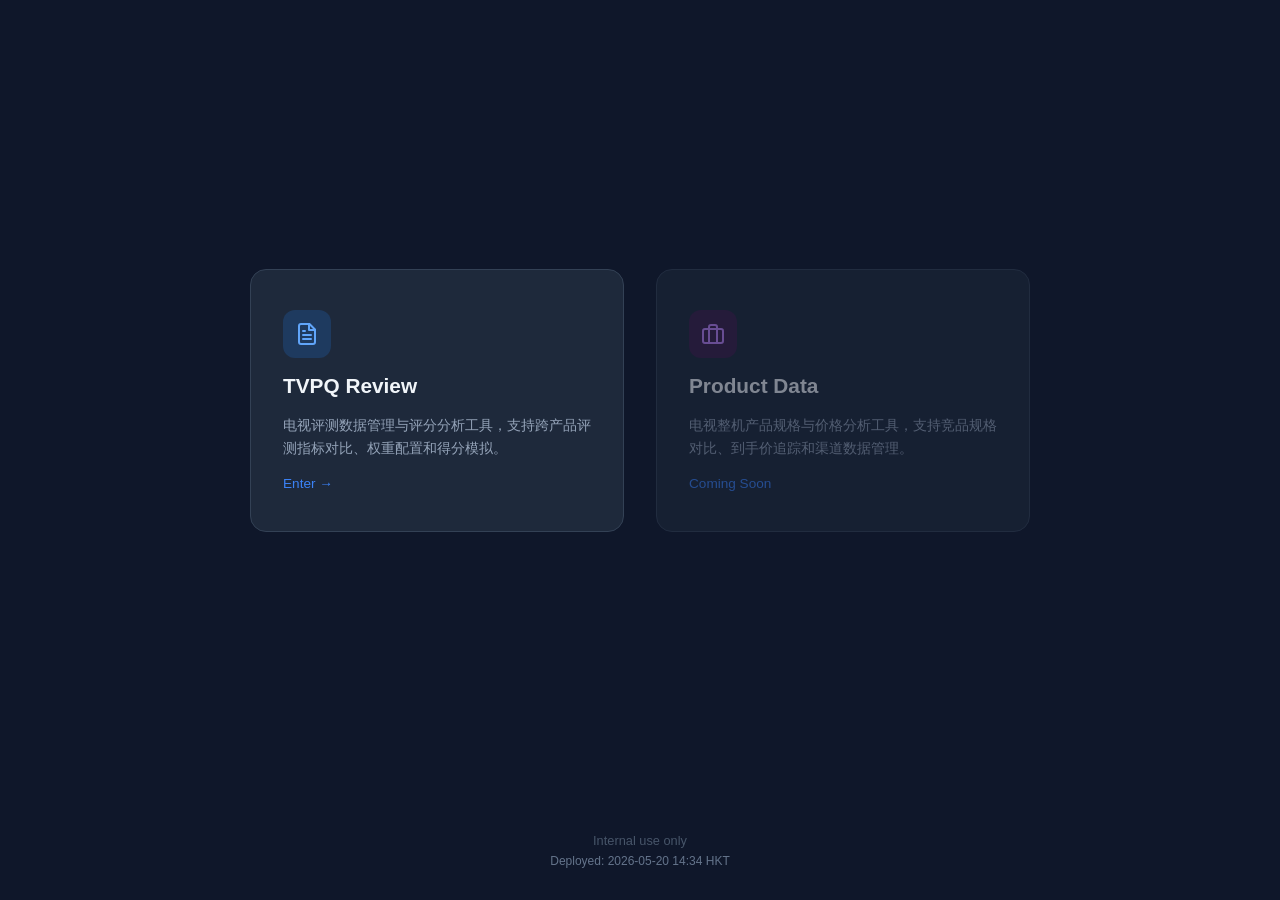
<file: public/index.html>
<!DOCTYPE html>
<html lang="zh-CN">
<head>
  <meta charset="UTF-8" />
  <meta name="viewport" content="width=device-width, initial-scale=1.0" />
  <meta name="robots" content="noindex, nofollow" />
  <title>Internal Tools</title>
  <style>
    *, *::before, *::after { box-sizing: border-box; margin: 0; padding: 0; }

    body {
      font-family: -apple-system, BlinkMacSystemFont, "Segoe UI", Roboto, Helvetica, Arial, sans-serif;
      background: #0f172a;
      color: #e2e8f0;
      min-height: 100vh;
      display: flex;
      flex-direction: column;
    }

    header {
      text-align: center;
      padding: 80px 24px 40px;
    }

    header h1 {
      font-size: 2rem;
      font-weight: 700;
      letter-spacing: -0.02em;
      color: #f8fafc;
    }

    header p {
      margin-top: 12px;
      font-size: 1.05rem;
      color: #94a3b8;
    }

    main {
      flex: 1;
      display: flex;
      justify-content: center;
      align-items: center;
      padding: 24px;
    }

    .cards {
      display: grid;
      grid-template-columns: repeat(auto-fit, minmax(300px, 1fr));
      gap: 32px;
      max-width: 780px;
      width: 100%;
    }

    .card {
      background: #1e293b;
      border: 1px solid #334155;
      border-radius: 16px;
      padding: 40px 32px;
      text-decoration: none;
      color: inherit;
      transition: transform 0.2s, border-color 0.2s, box-shadow 0.2s;
      display: flex;
      flex-direction: column;
      gap: 16px;
    }

    .card:hover {
      transform: translateY(-4px);
      border-color: #3b82f6;
      box-shadow: 0 12px 32px rgba(59, 130, 246, 0.15);
    }

    .card-icon {
      width: 48px;
      height: 48px;
      border-radius: 12px;
      display: flex;
      align-items: center;
      justify-content: center;
      font-size: 24px;
    }

    .card:nth-child(1) .card-icon { background: #1e3a5f; }
    .card:nth-child(2) .card-icon { background: #3b1f4a; }

    .card h2 {
      font-size: 1.3rem;
      font-weight: 600;
      color: #f1f5f9;
    }

    .card p {
      font-size: 0.9rem;
      color: #94a3b8;
      line-height: 1.6;
    }

    .card .arrow {
      margin-top: auto;
      font-size: 0.85rem;
      color: #3b82f6;
      font-weight: 500;
    }

    .card.disabled {
      opacity: 0.5;
      cursor: not-allowed;
      pointer-events: none;
    }
    .card.disabled:hover {
      transform: none;
      border-color: #334155;
      box-shadow: none;
    }

    footer {
      text-align: center;
      padding: 32px 24px;
      font-size: 0.8rem;
      color: #475569;
    }
  </style>
</head>
<body>
  <main>
    <div class="cards">
      <a class="card" href="/rtings/">
        <div class="card-icon">
          <svg width="24" height="24" viewBox="0 0 24 24" fill="none" stroke="#60a5fa" stroke-width="2" stroke-linecap="round" stroke-linejoin="round">
            <path d="M14.5 2H6a2 2 0 0 0-2 2v16a2 2 0 0 0 2 2h12a2 2 0 0 0 2-2V7.5L14.5 2z"/>
            <polyline points="14 2 14 8 20 8"/>
            <line x1="16" y1="13" x2="8" y2="13"/>
            <line x1="16" y1="17" x2="8" y2="17"/>
            <polyline points="10 9 9 9 8 9"/>
          </svg>
        </div>
        <h2>TVPQ Review</h2>
        <p>电视评测数据管理与评分分析工具，支持跨产品评测指标对比、权重配置和得分模拟。</p>
        <span class="arrow">Enter &rarr;</span>
      </a>

      <div class="card disabled">
        <div class="card-icon">
          <svg width="24" height="24" viewBox="0 0 24 24" fill="none" stroke="#c084fc" stroke-width="2" stroke-linecap="round" stroke-linejoin="round">
            <rect x="2" y="7" width="20" height="14" rx="2" ry="2"/>
            <path d="M16 21V5a2 2 0 0 0-2-2h-4a2 2 0 0 0-2 2v16"/>
          </svg>
        </div>
        <h2>Product Data</h2>
        <p>电视整机产品规格与价格分析工具，支持竞品规格对比、到手价追踪和渠道数据管理。</p>
        <span class="arrow">Coming Soon</span>
      </div>
    </div>
  </main>

  <footer>Internal use only<span style="display:block;margin-top:6px;font-size:0.75rem;color:#64748b;">Deployed: 2026-05-20 14:34 HKT</span></footer>
</body>
</html>
</file>
